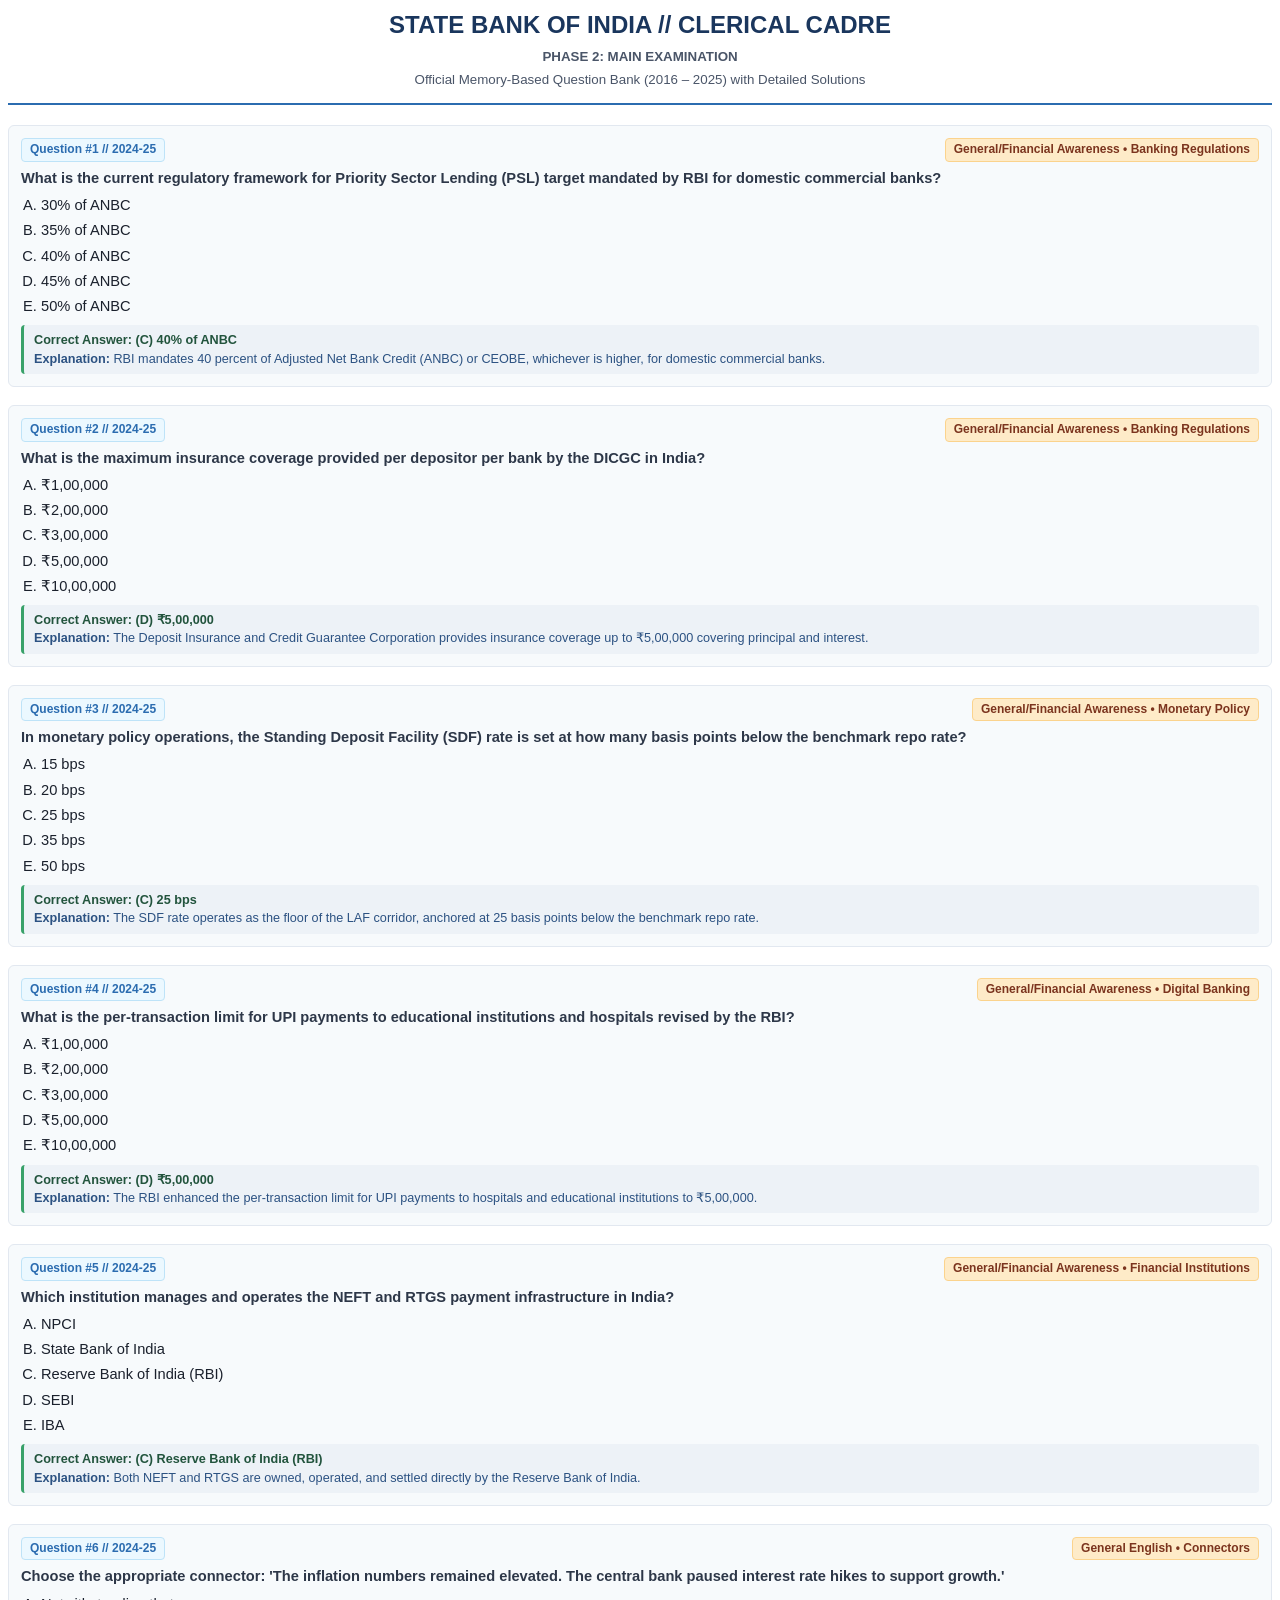
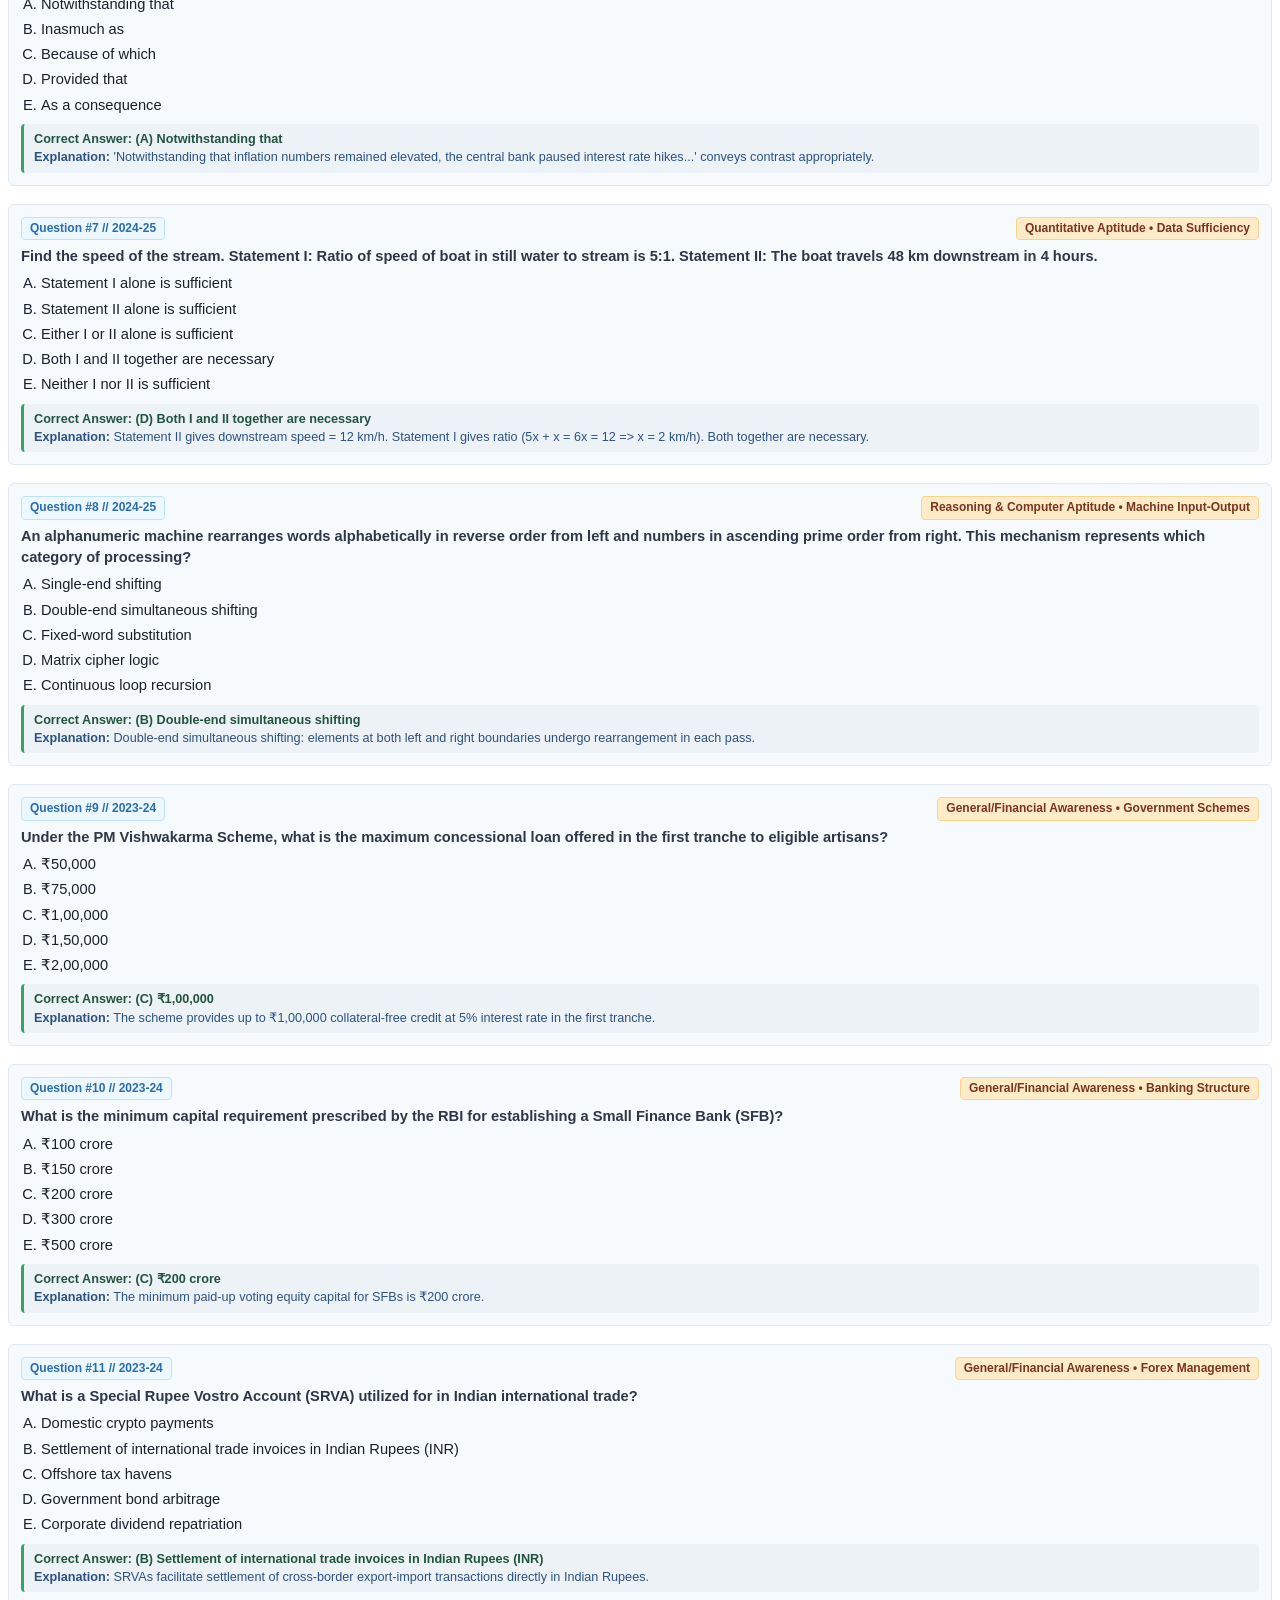
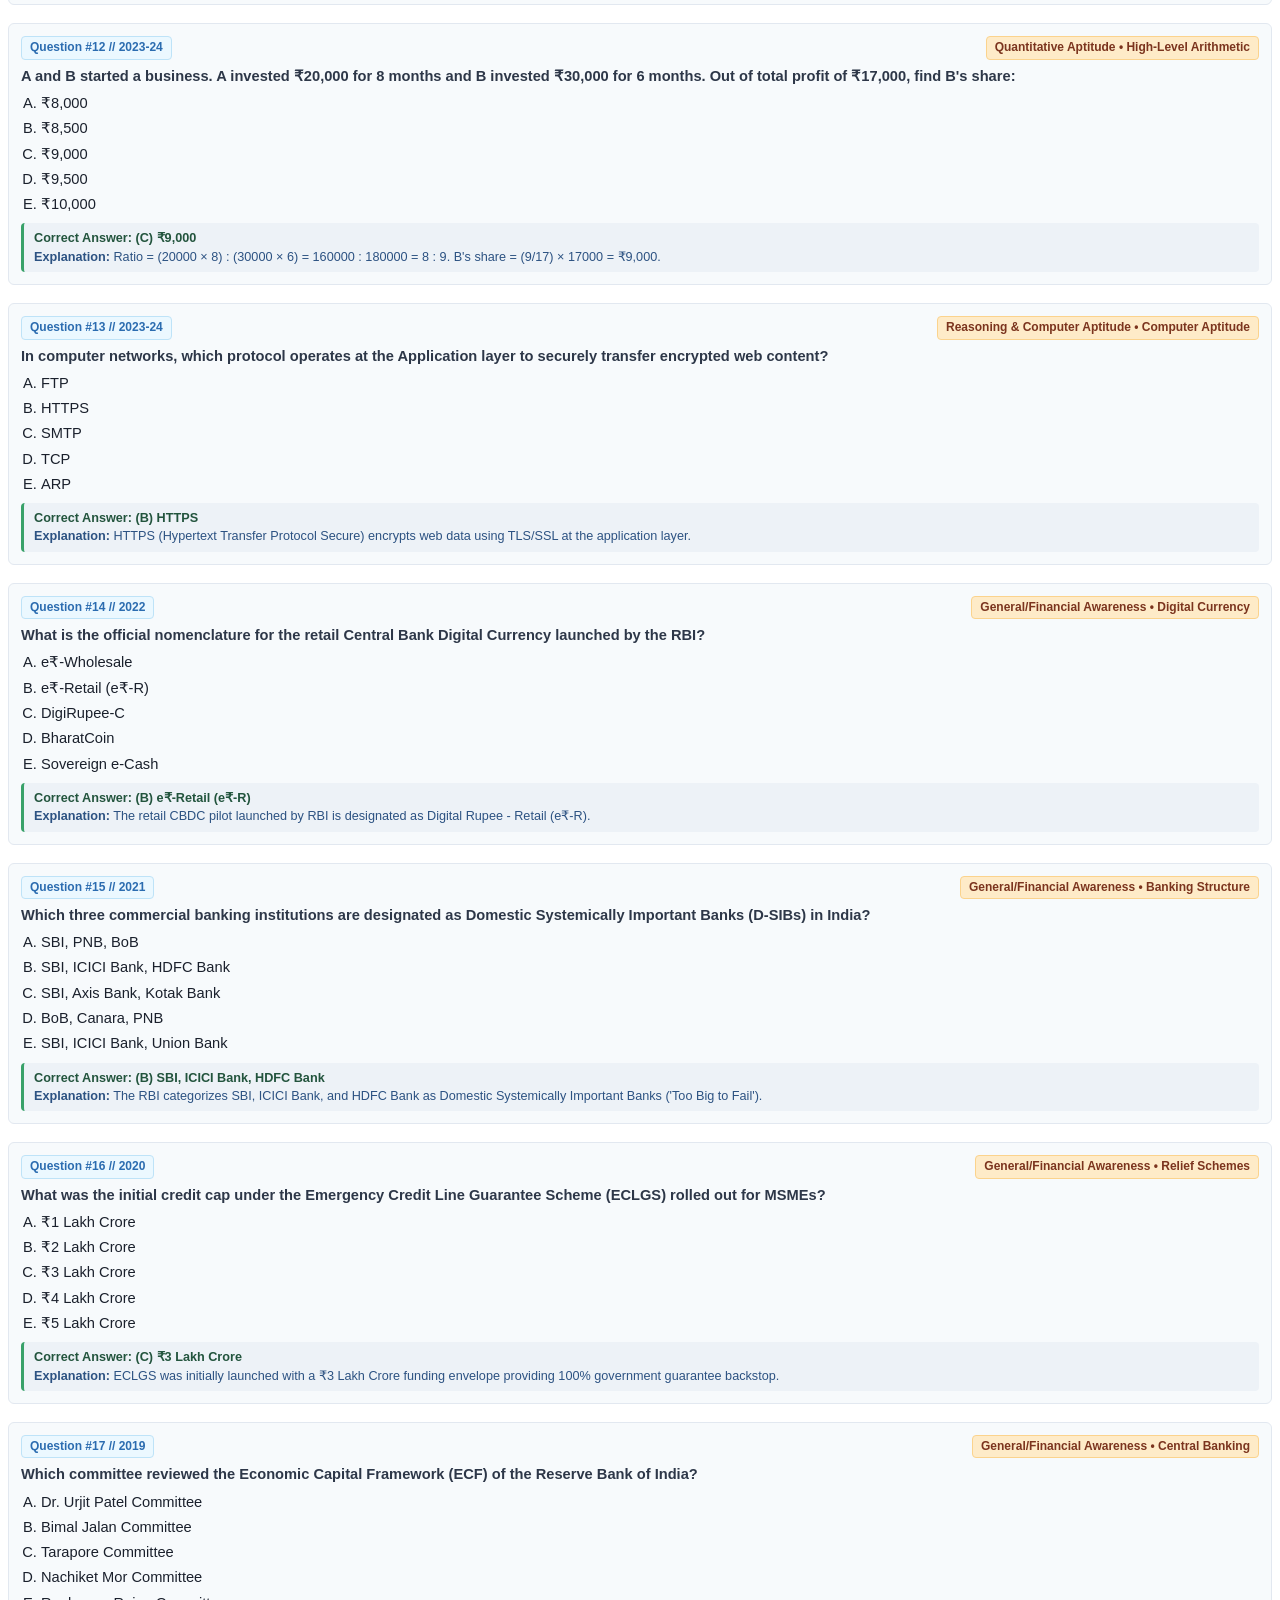
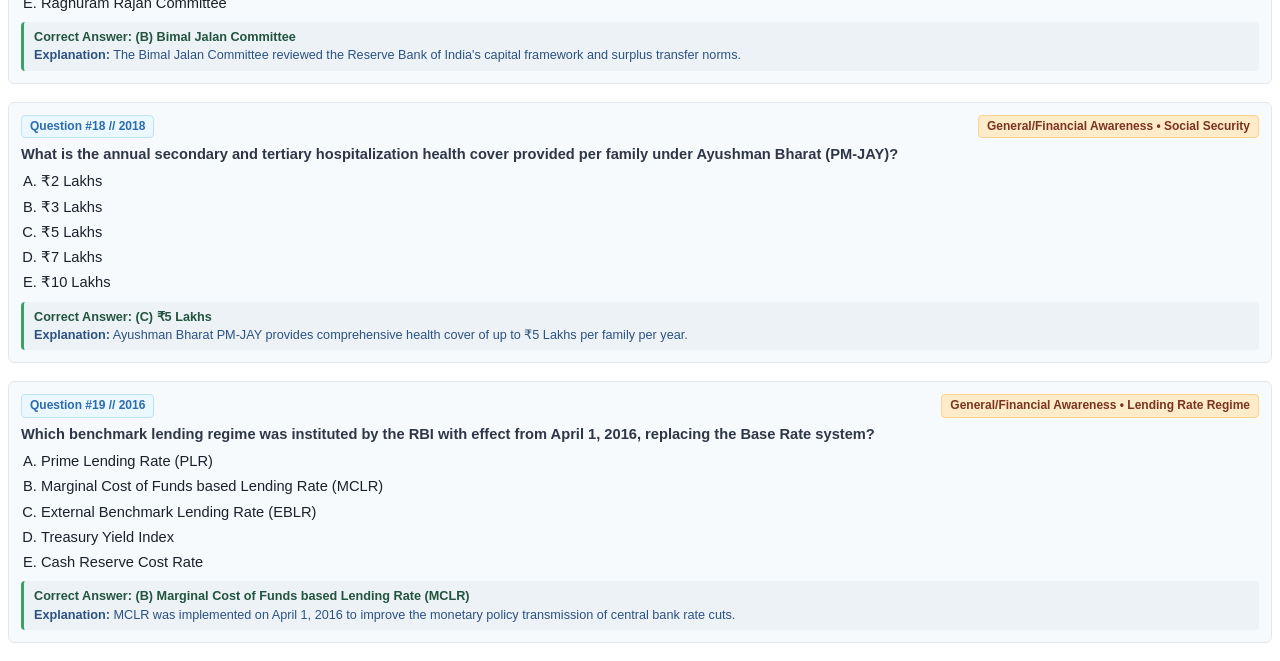
<file: SBI_Clerk_Mains_Master_Question_Bank.html>
<!DOCTYPE html>
<html lang="en">
<head>
<meta charset="UTF-8">
<title>PHASE 2: MAIN EXAMINATION</title>
<style>
  @page { size: A4 portrait; margin: 12mm 15mm; }
  body { font-family: 'Segoe UI', Arial, sans-serif; font-size: 11pt; line-height: 1.45; color: #1a202c; }
  .header { text-align: center; border-bottom: 2px solid #2b6cb0; padding-bottom: 10px; margin-bottom: 20px; }
  .header h1 { margin: 0; font-size: 18pt; color: #1a365d; }
  .header p { margin: 4px 0; color: #4a5568; font-size: 10pt; }
  .badge { display: inline-block; padding: 2px 8px; border-radius: 4px; font-size: 9pt; font-weight: bold; background: #ebf8ff; color: #2b6cb0; border: 1px solid #bee3f8; }
  .q-card { margin-bottom: 18px; padding: 12px; background: #f7fafc; border: 1px solid #e2e8f0; border-radius: 6px; page-break-inside: avoid; }
  .q-title { font-weight: bold; margin-bottom: 6px; color: #2d3748; }
  .q-passage { font-style: italic; background: #fff; padding: 8px; border-left: 3px solid #3182ce; margin-bottom: 8px; font-size: 10pt; }
  .options { list-style-type: upper-alpha; margin: 6px 0 8px 20px; padding: 0; }
  .options li { margin-bottom: 4px; }
  .solution { margin-top: 8px; padding: 6px 10px; background: #edf2f7; border-radius: 4px; font-size: 9.5pt; color: #2c5282; border-left: 3px solid #38a169; }
  .sol-title { font-weight: bold; color: #22543d; }
</style>
</head>
<body>
<div class="header">
  <h1>STATE BANK OF INDIA // CLERICAL CADRE</h1>
  <p><strong>PHASE 2: MAIN EXAMINATION</strong></p>
  <p>Official Memory-Based Question Bank (2016 – 2025) with Detailed Solutions</p>
</div>

<div class="q-card">
  <div style="display: flex; justify-content: space-between; margin-bottom: 6px;">
    <span class="badge">Question #1 // 2024-25</span>
    <span class="badge" style="background: #feebc8; color: #7b341e; border-color: #fbd38d;">General/Financial Awareness • Banking Regulations</span>
  </div>
  
  <div class="q-title">What is the current regulatory framework for Priority Sector Lending (PSL) target mandated by RBI for domestic commercial banks?</div>
  <ol class="options">
    <li>30% of ANBC</li><li>35% of ANBC</li><li>40% of ANBC</li><li>45% of ANBC</li><li>50% of ANBC</li>
  </ol>
  <div class="solution">
    <span class="sol-title">Correct Answer: (C) 40% of ANBC</span><br>
    <strong>Explanation:</strong> RBI mandates 40 percent of Adjusted Net Bank Credit (ANBC) or CEOBE, whichever is higher, for domestic commercial banks.
  </div>
</div>

<div class="q-card">
  <div style="display: flex; justify-content: space-between; margin-bottom: 6px;">
    <span class="badge">Question #2 // 2024-25</span>
    <span class="badge" style="background: #feebc8; color: #7b341e; border-color: #fbd38d;">General/Financial Awareness • Banking Regulations</span>
  </div>
  
  <div class="q-title">What is the maximum insurance coverage provided per depositor per bank by the DICGC in India?</div>
  <ol class="options">
    <li>₹1,00,000</li><li>₹2,00,000</li><li>₹3,00,000</li><li>₹5,00,000</li><li>₹10,00,000</li>
  </ol>
  <div class="solution">
    <span class="sol-title">Correct Answer: (D) ₹5,00,000</span><br>
    <strong>Explanation:</strong> The Deposit Insurance and Credit Guarantee Corporation provides insurance coverage up to ₹5,00,000 covering principal and interest.
  </div>
</div>

<div class="q-card">
  <div style="display: flex; justify-content: space-between; margin-bottom: 6px;">
    <span class="badge">Question #3 // 2024-25</span>
    <span class="badge" style="background: #feebc8; color: #7b341e; border-color: #fbd38d;">General/Financial Awareness • Monetary Policy</span>
  </div>
  
  <div class="q-title">In monetary policy operations, the Standing Deposit Facility (SDF) rate is set at how many basis points below the benchmark repo rate?</div>
  <ol class="options">
    <li>15 bps</li><li>20 bps</li><li>25 bps</li><li>35 bps</li><li>50 bps</li>
  </ol>
  <div class="solution">
    <span class="sol-title">Correct Answer: (C) 25 bps</span><br>
    <strong>Explanation:</strong> The SDF rate operates as the floor of the LAF corridor, anchored at 25 basis points below the benchmark repo rate.
  </div>
</div>

<div class="q-card">
  <div style="display: flex; justify-content: space-between; margin-bottom: 6px;">
    <span class="badge">Question #4 // 2024-25</span>
    <span class="badge" style="background: #feebc8; color: #7b341e; border-color: #fbd38d;">General/Financial Awareness • Digital Banking</span>
  </div>
  
  <div class="q-title">What is the per-transaction limit for UPI payments to educational institutions and hospitals revised by the RBI?</div>
  <ol class="options">
    <li>₹1,00,000</li><li>₹2,00,000</li><li>₹3,00,000</li><li>₹5,00,000</li><li>₹10,00,000</li>
  </ol>
  <div class="solution">
    <span class="sol-title">Correct Answer: (D) ₹5,00,000</span><br>
    <strong>Explanation:</strong> The RBI enhanced the per-transaction limit for UPI payments to hospitals and educational institutions to ₹5,00,000.
  </div>
</div>

<div class="q-card">
  <div style="display: flex; justify-content: space-between; margin-bottom: 6px;">
    <span class="badge">Question #5 // 2024-25</span>
    <span class="badge" style="background: #feebc8; color: #7b341e; border-color: #fbd38d;">General/Financial Awareness • Financial Institutions</span>
  </div>
  
  <div class="q-title">Which institution manages and operates the NEFT and RTGS payment infrastructure in India?</div>
  <ol class="options">
    <li>NPCI</li><li>State Bank of India</li><li>Reserve Bank of India (RBI)</li><li>SEBI</li><li>IBA</li>
  </ol>
  <div class="solution">
    <span class="sol-title">Correct Answer: (C) Reserve Bank of India (RBI)</span><br>
    <strong>Explanation:</strong> Both NEFT and RTGS are owned, operated, and settled directly by the Reserve Bank of India.
  </div>
</div>

<div class="q-card">
  <div style="display: flex; justify-content: space-between; margin-bottom: 6px;">
    <span class="badge">Question #6 // 2024-25</span>
    <span class="badge" style="background: #feebc8; color: #7b341e; border-color: #fbd38d;">General English • Connectors</span>
  </div>
  
  <div class="q-title">Choose the appropriate connector: 'The inflation numbers remained elevated. The central bank paused interest rate hikes to support growth.'</div>
  <ol class="options">
    <li>Notwithstanding that</li><li>Inasmuch as</li><li>Because of which</li><li>Provided that</li><li>As a consequence</li>
  </ol>
  <div class="solution">
    <span class="sol-title">Correct Answer: (A) Notwithstanding that</span><br>
    <strong>Explanation:</strong> 'Notwithstanding that inflation numbers remained elevated, the central bank paused interest rate hikes...' conveys contrast appropriately.
  </div>
</div>

<div class="q-card">
  <div style="display: flex; justify-content: space-between; margin-bottom: 6px;">
    <span class="badge">Question #7 // 2024-25</span>
    <span class="badge" style="background: #feebc8; color: #7b341e; border-color: #fbd38d;">Quantitative Aptitude • Data Sufficiency</span>
  </div>
  
  <div class="q-title">Find the speed of the stream. Statement I: Ratio of speed of boat in still water to stream is 5:1. Statement II: The boat travels 48 km downstream in 4 hours.</div>
  <ol class="options">
    <li>Statement I alone is sufficient</li><li>Statement II alone is sufficient</li><li>Either I or II alone is sufficient</li><li>Both I and II together are necessary</li><li>Neither I nor II is sufficient</li>
  </ol>
  <div class="solution">
    <span class="sol-title">Correct Answer: (D) Both I and II together are necessary</span><br>
    <strong>Explanation:</strong> Statement II gives downstream speed = 12 km/h. Statement I gives ratio (5x + x = 6x = 12 => x = 2 km/h). Both together are necessary.
  </div>
</div>

<div class="q-card">
  <div style="display: flex; justify-content: space-between; margin-bottom: 6px;">
    <span class="badge">Question #8 // 2024-25</span>
    <span class="badge" style="background: #feebc8; color: #7b341e; border-color: #fbd38d;">Reasoning & Computer Aptitude • Machine Input-Output</span>
  </div>
  
  <div class="q-title">An alphanumeric machine rearranges words alphabetically in reverse order from left and numbers in ascending prime order from right. This mechanism represents which category of processing?</div>
  <ol class="options">
    <li>Single-end shifting</li><li>Double-end simultaneous shifting</li><li>Fixed-word substitution</li><li>Matrix cipher logic</li><li>Continuous loop recursion</li>
  </ol>
  <div class="solution">
    <span class="sol-title">Correct Answer: (B) Double-end simultaneous shifting</span><br>
    <strong>Explanation:</strong> Double-end simultaneous shifting: elements at both left and right boundaries undergo rearrangement in each pass.
  </div>
</div>

<div class="q-card">
  <div style="display: flex; justify-content: space-between; margin-bottom: 6px;">
    <span class="badge">Question #9 // 2023-24</span>
    <span class="badge" style="background: #feebc8; color: #7b341e; border-color: #fbd38d;">General/Financial Awareness • Government Schemes</span>
  </div>
  
  <div class="q-title">Under the PM Vishwakarma Scheme, what is the maximum concessional loan offered in the first tranche to eligible artisans?</div>
  <ol class="options">
    <li>₹50,000</li><li>₹75,000</li><li>₹1,00,000</li><li>₹1,50,000</li><li>₹2,00,000</li>
  </ol>
  <div class="solution">
    <span class="sol-title">Correct Answer: (C) ₹1,00,000</span><br>
    <strong>Explanation:</strong> The scheme provides up to ₹1,00,000 collateral-free credit at 5% interest rate in the first tranche.
  </div>
</div>

<div class="q-card">
  <div style="display: flex; justify-content: space-between; margin-bottom: 6px;">
    <span class="badge">Question #10 // 2023-24</span>
    <span class="badge" style="background: #feebc8; color: #7b341e; border-color: #fbd38d;">General/Financial Awareness • Banking Structure</span>
  </div>
  
  <div class="q-title">What is the minimum capital requirement prescribed by the RBI for establishing a Small Finance Bank (SFB)?</div>
  <ol class="options">
    <li>₹100 crore</li><li>₹150 crore</li><li>₹200 crore</li><li>₹300 crore</li><li>₹500 crore</li>
  </ol>
  <div class="solution">
    <span class="sol-title">Correct Answer: (C) ₹200 crore</span><br>
    <strong>Explanation:</strong> The minimum paid-up voting equity capital for SFBs is ₹200 crore.
  </div>
</div>

<div class="q-card">
  <div style="display: flex; justify-content: space-between; margin-bottom: 6px;">
    <span class="badge">Question #11 // 2023-24</span>
    <span class="badge" style="background: #feebc8; color: #7b341e; border-color: #fbd38d;">General/Financial Awareness • Forex Management</span>
  </div>
  
  <div class="q-title">What is a Special Rupee Vostro Account (SRVA) utilized for in Indian international trade?</div>
  <ol class="options">
    <li>Domestic crypto payments</li><li>Settlement of international trade invoices in Indian Rupees (INR)</li><li>Offshore tax havens</li><li>Government bond arbitrage</li><li>Corporate dividend repatriation</li>
  </ol>
  <div class="solution">
    <span class="sol-title">Correct Answer: (B) Settlement of international trade invoices in Indian Rupees (INR)</span><br>
    <strong>Explanation:</strong> SRVAs facilitate settlement of cross-border export-import transactions directly in Indian Rupees.
  </div>
</div>

<div class="q-card">
  <div style="display: flex; justify-content: space-between; margin-bottom: 6px;">
    <span class="badge">Question #12 // 2023-24</span>
    <span class="badge" style="background: #feebc8; color: #7b341e; border-color: #fbd38d;">Quantitative Aptitude • High-Level Arithmetic</span>
  </div>
  
  <div class="q-title">A and B started a business. A invested ₹20,000 for 8 months and B invested ₹30,000 for 6 months. Out of total profit of ₹17,000, find B's share:</div>
  <ol class="options">
    <li>₹8,000</li><li>₹8,500</li><li>₹9,000</li><li>₹9,500</li><li>₹10,000</li>
  </ol>
  <div class="solution">
    <span class="sol-title">Correct Answer: (C) ₹9,000</span><br>
    <strong>Explanation:</strong> Ratio = (20000 × 8) : (30000 × 6) = 160000 : 180000 = 8 : 9. B's share = (9/17) × 17000 = ₹9,000.
  </div>
</div>

<div class="q-card">
  <div style="display: flex; justify-content: space-between; margin-bottom: 6px;">
    <span class="badge">Question #13 // 2023-24</span>
    <span class="badge" style="background: #feebc8; color: #7b341e; border-color: #fbd38d;">Reasoning & Computer Aptitude • Computer Aptitude</span>
  </div>
  
  <div class="q-title">In computer networks, which protocol operates at the Application layer to securely transfer encrypted web content?</div>
  <ol class="options">
    <li>FTP</li><li>HTTPS</li><li>SMTP</li><li>TCP</li><li>ARP</li>
  </ol>
  <div class="solution">
    <span class="sol-title">Correct Answer: (B) HTTPS</span><br>
    <strong>Explanation:</strong> HTTPS (Hypertext Transfer Protocol Secure) encrypts web data using TLS/SSL at the application layer.
  </div>
</div>

<div class="q-card">
  <div style="display: flex; justify-content: space-between; margin-bottom: 6px;">
    <span class="badge">Question #14 // 2022</span>
    <span class="badge" style="background: #feebc8; color: #7b341e; border-color: #fbd38d;">General/Financial Awareness • Digital Currency</span>
  </div>
  
  <div class="q-title">What is the official nomenclature for the retail Central Bank Digital Currency launched by the RBI?</div>
  <ol class="options">
    <li>e₹-Wholesale</li><li>e₹-Retail (e₹-R)</li><li>DigiRupee-C</li><li>BharatCoin</li><li>Sovereign e-Cash</li>
  </ol>
  <div class="solution">
    <span class="sol-title">Correct Answer: (B) e₹-Retail (e₹-R)</span><br>
    <strong>Explanation:</strong> The retail CBDC pilot launched by RBI is designated as Digital Rupee - Retail (e₹-R).
  </div>
</div>

<div class="q-card">
  <div style="display: flex; justify-content: space-between; margin-bottom: 6px;">
    <span class="badge">Question #15 // 2021</span>
    <span class="badge" style="background: #feebc8; color: #7b341e; border-color: #fbd38d;">General/Financial Awareness • Banking Structure</span>
  </div>
  
  <div class="q-title">Which three commercial banking institutions are designated as Domestic Systemically Important Banks (D-SIBs) in India?</div>
  <ol class="options">
    <li>SBI, PNB, BoB</li><li>SBI, ICICI Bank, HDFC Bank</li><li>SBI, Axis Bank, Kotak Bank</li><li>BoB, Canara, PNB</li><li>SBI, ICICI Bank, Union Bank</li>
  </ol>
  <div class="solution">
    <span class="sol-title">Correct Answer: (B) SBI, ICICI Bank, HDFC Bank</span><br>
    <strong>Explanation:</strong> The RBI categorizes SBI, ICICI Bank, and HDFC Bank as Domestic Systemically Important Banks ('Too Big to Fail').
  </div>
</div>

<div class="q-card">
  <div style="display: flex; justify-content: space-between; margin-bottom: 6px;">
    <span class="badge">Question #16 // 2020</span>
    <span class="badge" style="background: #feebc8; color: #7b341e; border-color: #fbd38d;">General/Financial Awareness • Relief Schemes</span>
  </div>
  
  <div class="q-title">What was the initial credit cap under the Emergency Credit Line Guarantee Scheme (ECLGS) rolled out for MSMEs?</div>
  <ol class="options">
    <li>₹1 Lakh Crore</li><li>₹2 Lakh Crore</li><li>₹3 Lakh Crore</li><li>₹4 Lakh Crore</li><li>₹5 Lakh Crore</li>
  </ol>
  <div class="solution">
    <span class="sol-title">Correct Answer: (C) ₹3 Lakh Crore</span><br>
    <strong>Explanation:</strong> ECLGS was initially launched with a ₹3 Lakh Crore funding envelope providing 100% government guarantee backstop.
  </div>
</div>

<div class="q-card">
  <div style="display: flex; justify-content: space-between; margin-bottom: 6px;">
    <span class="badge">Question #17 // 2019</span>
    <span class="badge" style="background: #feebc8; color: #7b341e; border-color: #fbd38d;">General/Financial Awareness • Central Banking</span>
  </div>
  
  <div class="q-title">Which committee reviewed the Economic Capital Framework (ECF) of the Reserve Bank of India?</div>
  <ol class="options">
    <li>Dr. Urjit Patel Committee</li><li>Bimal Jalan Committee</li><li>Tarapore Committee</li><li>Nachiket Mor Committee</li><li>Raghuram Rajan Committee</li>
  </ol>
  <div class="solution">
    <span class="sol-title">Correct Answer: (B) Bimal Jalan Committee</span><br>
    <strong>Explanation:</strong> The Bimal Jalan Committee reviewed the Reserve Bank of India's capital framework and surplus transfer norms.
  </div>
</div>

<div class="q-card">
  <div style="display: flex; justify-content: space-between; margin-bottom: 6px;">
    <span class="badge">Question #18 // 2018</span>
    <span class="badge" style="background: #feebc8; color: #7b341e; border-color: #fbd38d;">General/Financial Awareness • Social Security</span>
  </div>
  
  <div class="q-title">What is the annual secondary and tertiary hospitalization health cover provided per family under Ayushman Bharat (PM-JAY)?</div>
  <ol class="options">
    <li>₹2 Lakhs</li><li>₹3 Lakhs</li><li>₹5 Lakhs</li><li>₹7 Lakhs</li><li>₹10 Lakhs</li>
  </ol>
  <div class="solution">
    <span class="sol-title">Correct Answer: (C) ₹5 Lakhs</span><br>
    <strong>Explanation:</strong> Ayushman Bharat PM-JAY provides comprehensive health cover of up to ₹5 Lakhs per family per year.
  </div>
</div>

<div class="q-card">
  <div style="display: flex; justify-content: space-between; margin-bottom: 6px;">
    <span class="badge">Question #19 // 2016</span>
    <span class="badge" style="background: #feebc8; color: #7b341e; border-color: #fbd38d;">General/Financial Awareness • Lending Rate Regime</span>
  </div>
  
  <div class="q-title">Which benchmark lending regime was instituted by the RBI with effect from April 1, 2016, replacing the Base Rate system?</div>
  <ol class="options">
    <li>Prime Lending Rate (PLR)</li><li>Marginal Cost of Funds based Lending Rate (MCLR)</li><li>External Benchmark Lending Rate (EBLR)</li><li>Treasury Yield Index</li><li>Cash Reserve Cost Rate</li>
  </ol>
  <div class="solution">
    <span class="sol-title">Correct Answer: (B) Marginal Cost of Funds based Lending Rate (MCLR)</span><br>
    <strong>Explanation:</strong> MCLR was implemented on April 1, 2016 to improve the monetary policy transmission of central bank rate cuts.
  </div>
</div>
</body></html>
</file>
